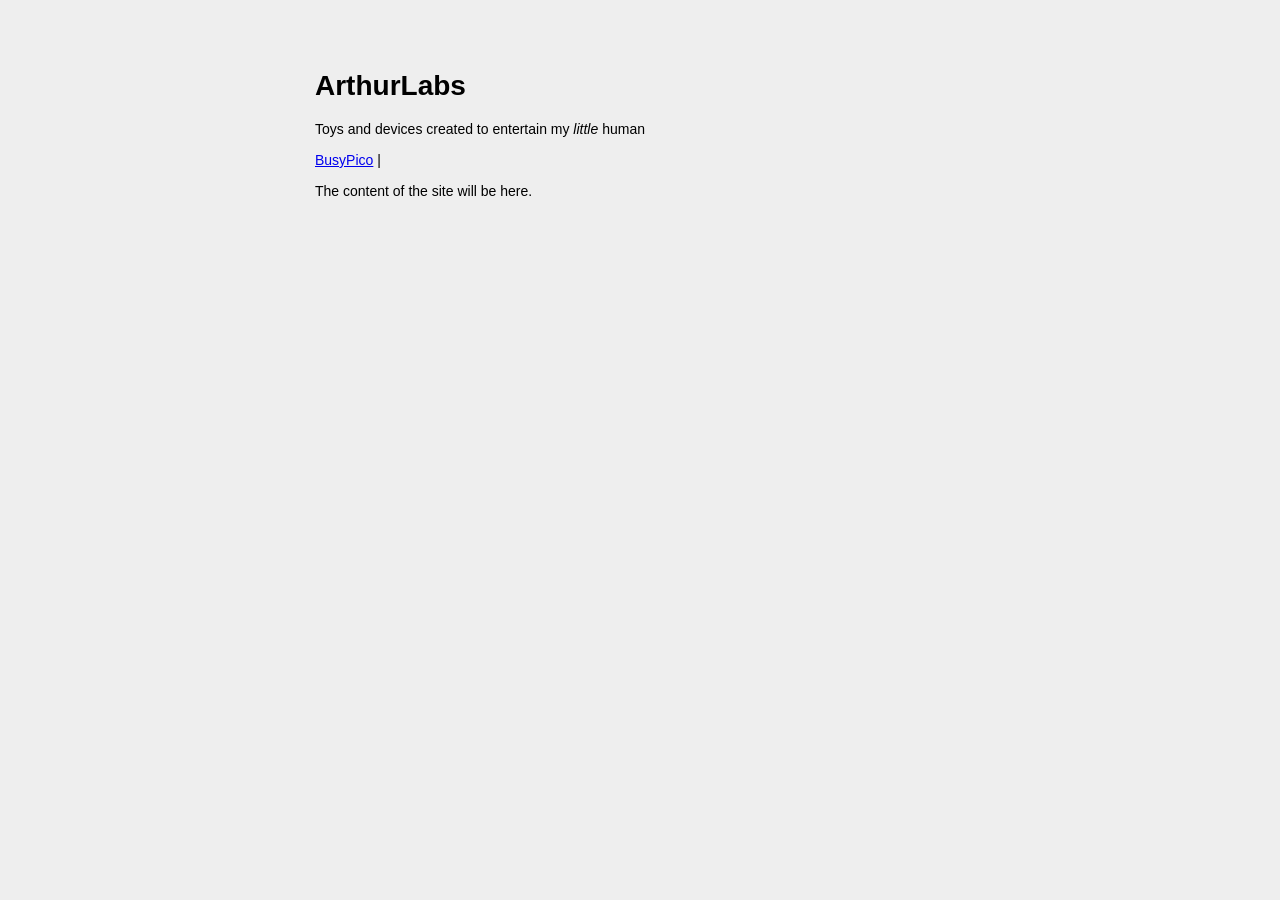
<file: index.html>
<!DOCTYPE html>
<html>

    <head>
        <meta charset="utf-8">
        <meta name="viewport" content="width=device-width, initial-scale=1">
        <title>ArthurLabs</title>
        <link rel="stylesheet" href="css/styles.css">
    </head>
    
    <body>
        <header>
            <h1>ArthurLabs</h1>
            <aside>Toys and devices created to entertain my <em>little</em> human</aside>
        </header>

        <nav>
            <p>
                <a href="busypico/busypico.html">BusyPico</a> |
            </p>
        </nav>

        <p>The content of the site will be here.</p>
              
    </body>
</file>
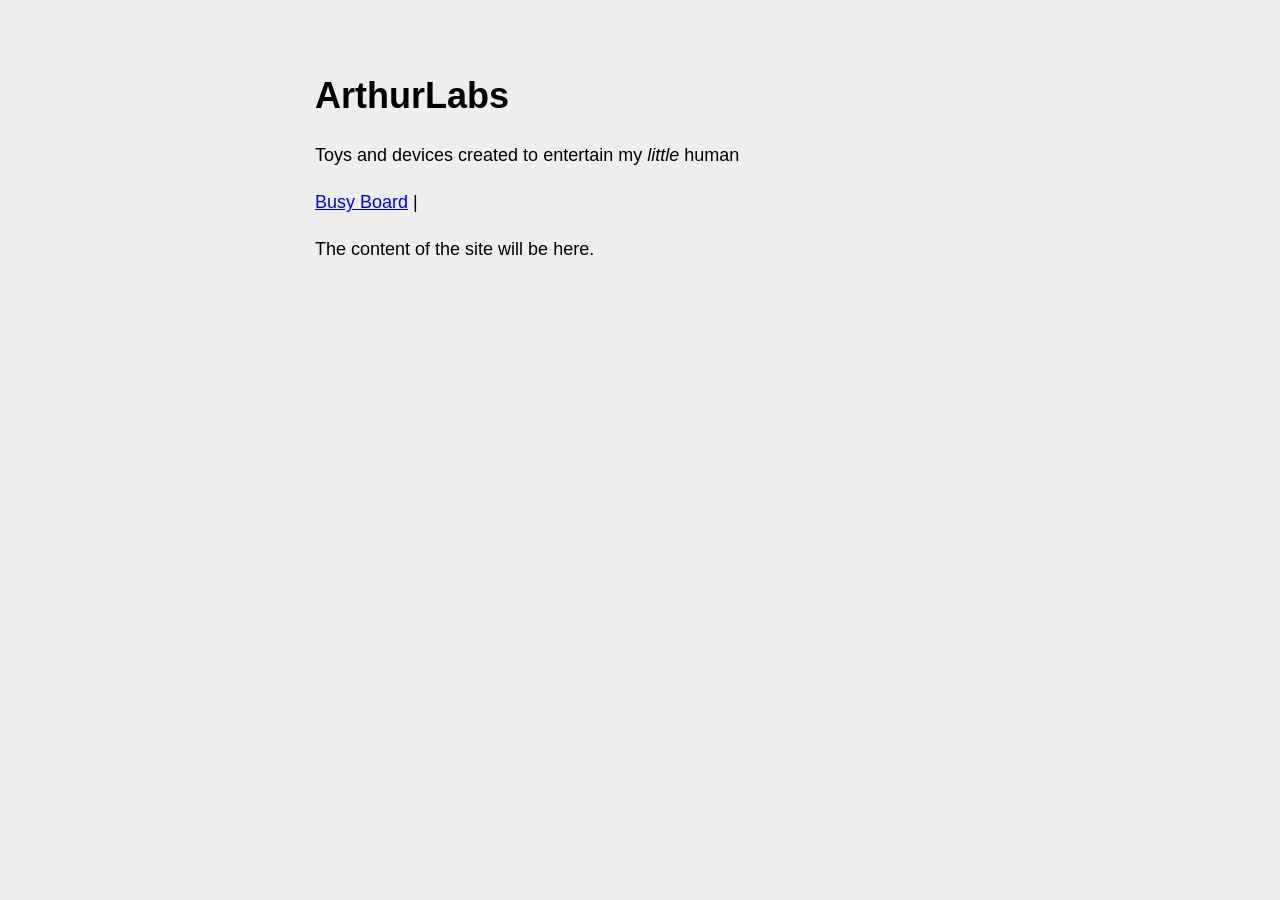
<file: docs/index.html>
<!DOCTYPE html>
<html>

    <head>
        <meta charset="utf-8">
        <meta name="viewport" content="width=device-width, initial-scale=1">
        <title>ArthurLabs</title>
        <link rel="stylesheet" href="styles.css">
    </head>
    
    <body>
        <header>
            <h1>ArthurLabs</h1>
            <aside>Toys and devices created to entertain my <em>little</em> human</aside>
        </header>

        <nav>
            <p>
                <a href="busyboard">Busy Board</a> |
            </p>
        </nav>

        <p>The content of the site will be here.</p>
              
    </body>
</file>
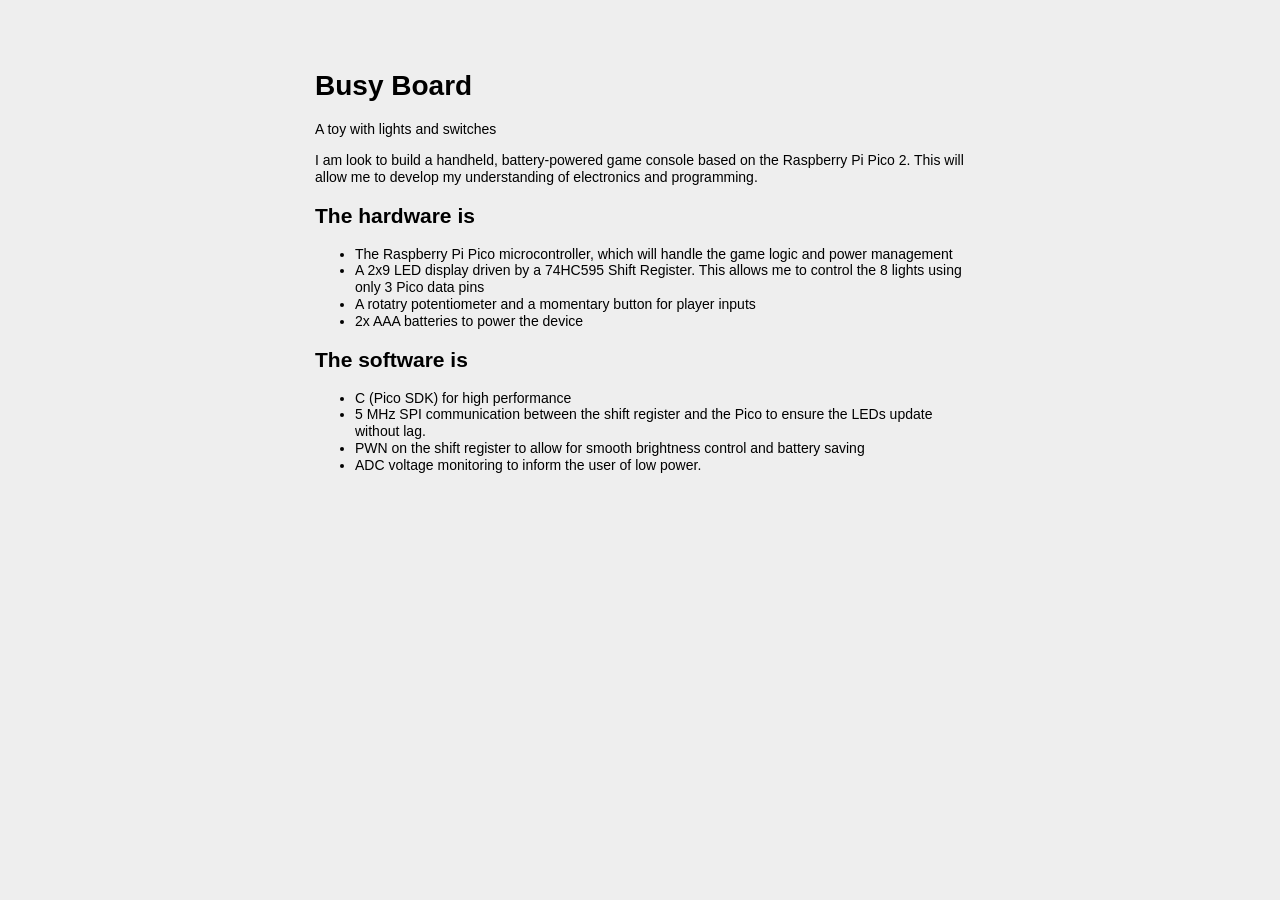
<file: busy-board/busyboard.html>
<!DOCTYPE html>
<html>
    <head>
        <meta charset="utf-8">
        <meta name="viewport" content="width=device-width, initial-scale=1">
        <title>Busy Board</title>
        <link rel="stylesheet" href="../css/styles.css">
    </head>
    <body>
        <header>
            <h1>Busy Board</h1>
            <aside>A toy with lights and switches</aside>
        </header>

        <p>
        I am look to build a handheld, battery-powered game console based on the Raspberry Pi Pico 2. This will allow me to develop my understanding of electronics and programming.
        </p>
        <p> 
        <h2>The hardware is</h2>
        <ul>
            <li>The Raspberry Pi Pico microcontroller, which will handle the game logic and power management</li>
            <li>A 2x9 LED display driven by a 74HC595 Shift Register. This allows me to control the 8 lights using only 3 Pico data pins</li>
            <li>A rotatry potentiometer and a momentary button for player inputs</li>
            <li>2x AAA batteries to power the device</li>
        </ul>
        </p>
        <p> 
        <h2>The software is</h2>
        <ul>
            <li>C (Pico SDK) for high performance</li>
            <li>5 MHz SPI communication between the shift register and the Pico to ensure the LEDs update without lag.</li>
            <li>PWN on the shift register to allow for smooth brightness control and battery saving</li>
            <li>ADC voltage monitoring to inform the user of low power.</li>
        </ul>
        </p>

        
        
        <!--
        <h2>Seriously, it takes minimal fucking effort to improve this shit.</h2>
        <p><strong>7 fucking declarations.</strong></p>
        <p>That's how much CSS it took to turn that <a href="http://motherfuckingwebsite.com/">grotesque pile of shit</a> into this easy-to-read masterpiece. It's so fucking simple and it <em>still</em> has all the glory of the original perfect-ass website:</p>
        <ul>
            <li>Shit's <em>still</em> lightweight and loads fast</li>
            <li><em>Still</em> fits on all your shitty screens</li>
            <li><em>Still</em> looks the same in all your shitty browsers</li>
            <li>The motherfucker's <em>still</em> accessible to every asshole that visits your site</li>
            <li>Shit's <em>still</em> legible and gets your fucking point across</li>
        </ul>
        <h3>And guess what, motherfucker:</h3>
        <p>You never knew it, but it's easy to improve readability on your site. Here's how.</p>
        <h2>Let it breathe</h2>
        <p>Look at lines 1 and 2 of some shitty website you're building. Assuming they're not married they probably shouldn't be humping. The defaults are trash -- pick a minimum <code>line-height: 1.4</code> for body copy. Headings should be tighter. If you can't see that...piss off.</p>
        <p>If your text hits the side of the browser, fuck off forever. You ever see a book like that? Yes? What a shitty book.</p>
        <h2>A little less contrast</h2>
        <p>Black on white? How often do you see that kind of contrast in real life? Tone it down a bit, asshole. I would've even made this site's background a nice <code>#EEEEEE</code> if I wasn't so focused on keeping declarations to a lean 7 fucking lines.</p>
        <h2>Size Matters</h2>
        <p>I know your partner says otherwise, but it's true. Bump that body copy to render close to 16px or more. Smaller type works well for print, not the screen.</p>
        <h2>Line-width, motherfucker</h2>
        <p>Looking at an LCD screen is strainful enough. Don't make me read a line of text that's 200 fucking characters long. Keep it to a nice 60-80 and users might actually read more than one sentence of your worthless dribble.</p>
        <h3>Yes, this is <em>also</em> fucking satire, you fuck</h3>
        <p>I love what the creator of <a href="http://motherfuckingwebsite.com/">this site's inspiration</a> did. What I'm saying is that it's so, so simple to make sites easier to read. Websites are broken by default, they are functional, high-performing, and accessible, but they're also fucking ugly. You and all the other web designers out there need to make them not total shit.</p>
        <blockquote>"You're a fucking moron if you use default browser styles."<br> - Eleanor Roosevelt</blockquote><hr>
        <h2>Epilogue</h2><p>Inspired by the geniuses behind <a href="http://motherfuckingwebsite.com/">motherfuckingwebsite.com</a>
        -->
</file>
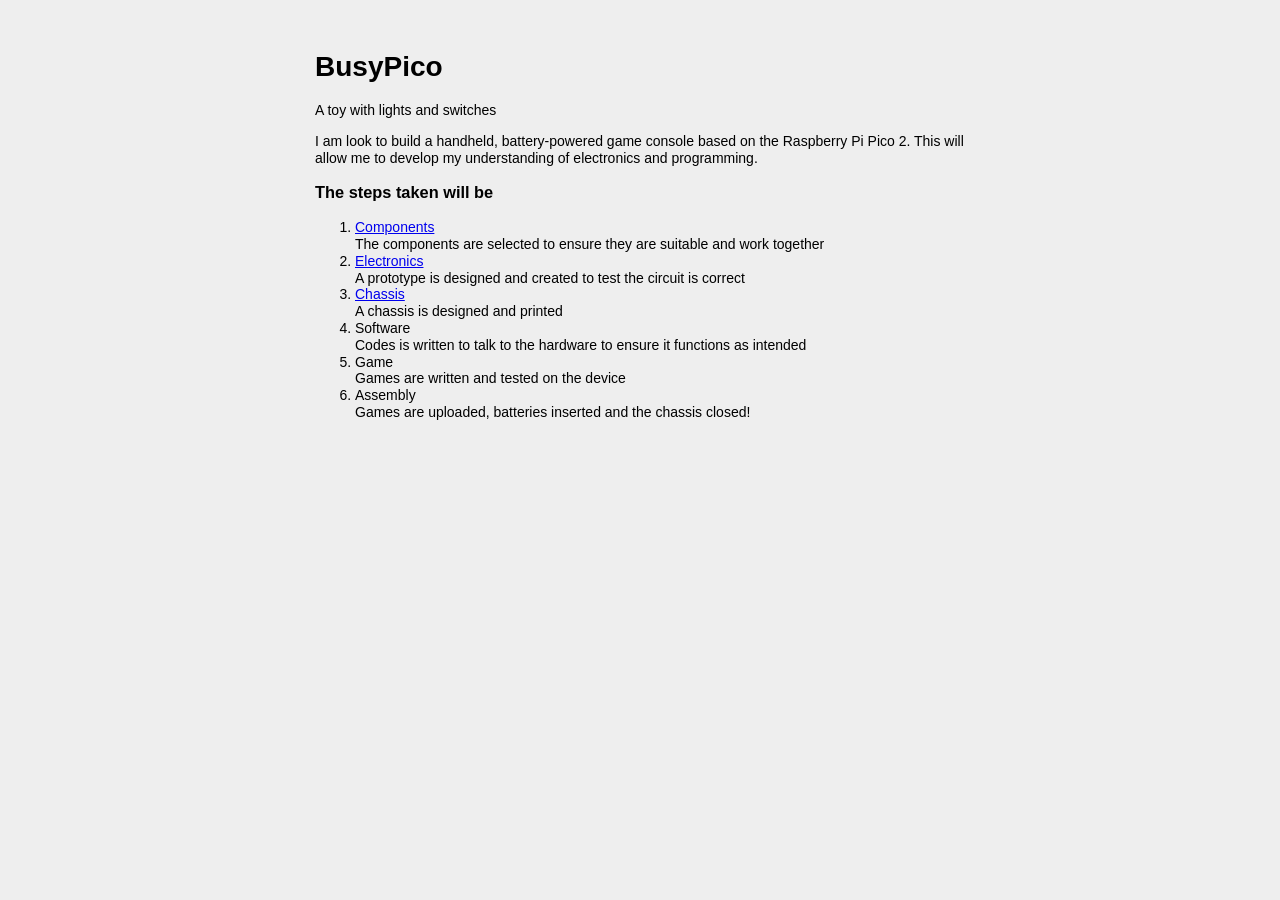
<file: busypico/busypico.html>
<html>
    
    <head>
        <meta charset="utf-8">
        <meta name="viewport" content="width=device-width, initial-scale=1">
        <title>BusyPico</title>
        <link rel="stylesheet" href="../css/styles.css">
    </head>

    <body>
        <header>
            <h1>BusyPico</h1>
            <aside>A toy with lights and switches</aside>
        </header>

        <p>
        I am look to build a handheld, battery-powered game console based on the Raspberry Pi Pico 2. This will allow me to develop my understanding of electronics and programming.
        </p>
        
        <h3>The steps taken will be</h3>
        <ol>
            <li><a href="components.html">Components</a><br>
                The components are selected to ensure they are suitable and work together
            </li>
            <li><a href="electronics.html">Electronics</a><br>
                A prototype is designed and created to test the circuit is correct
            </li>
            <li><a href="chassis.html">Chassis</a><br>
                A chassis is designed and printed
            </li>
            <li>Software<br>
                Codes is written to talk to the hardware to ensure it functions as intended
            <li>Game<br>
                Games are written and tested on the device
            </li>
            <li>Assembly<br>
                Games are uploaded, batteries inserted and the chassis closed!
            </li>
        </ol>

    </body>

</html>
</file>
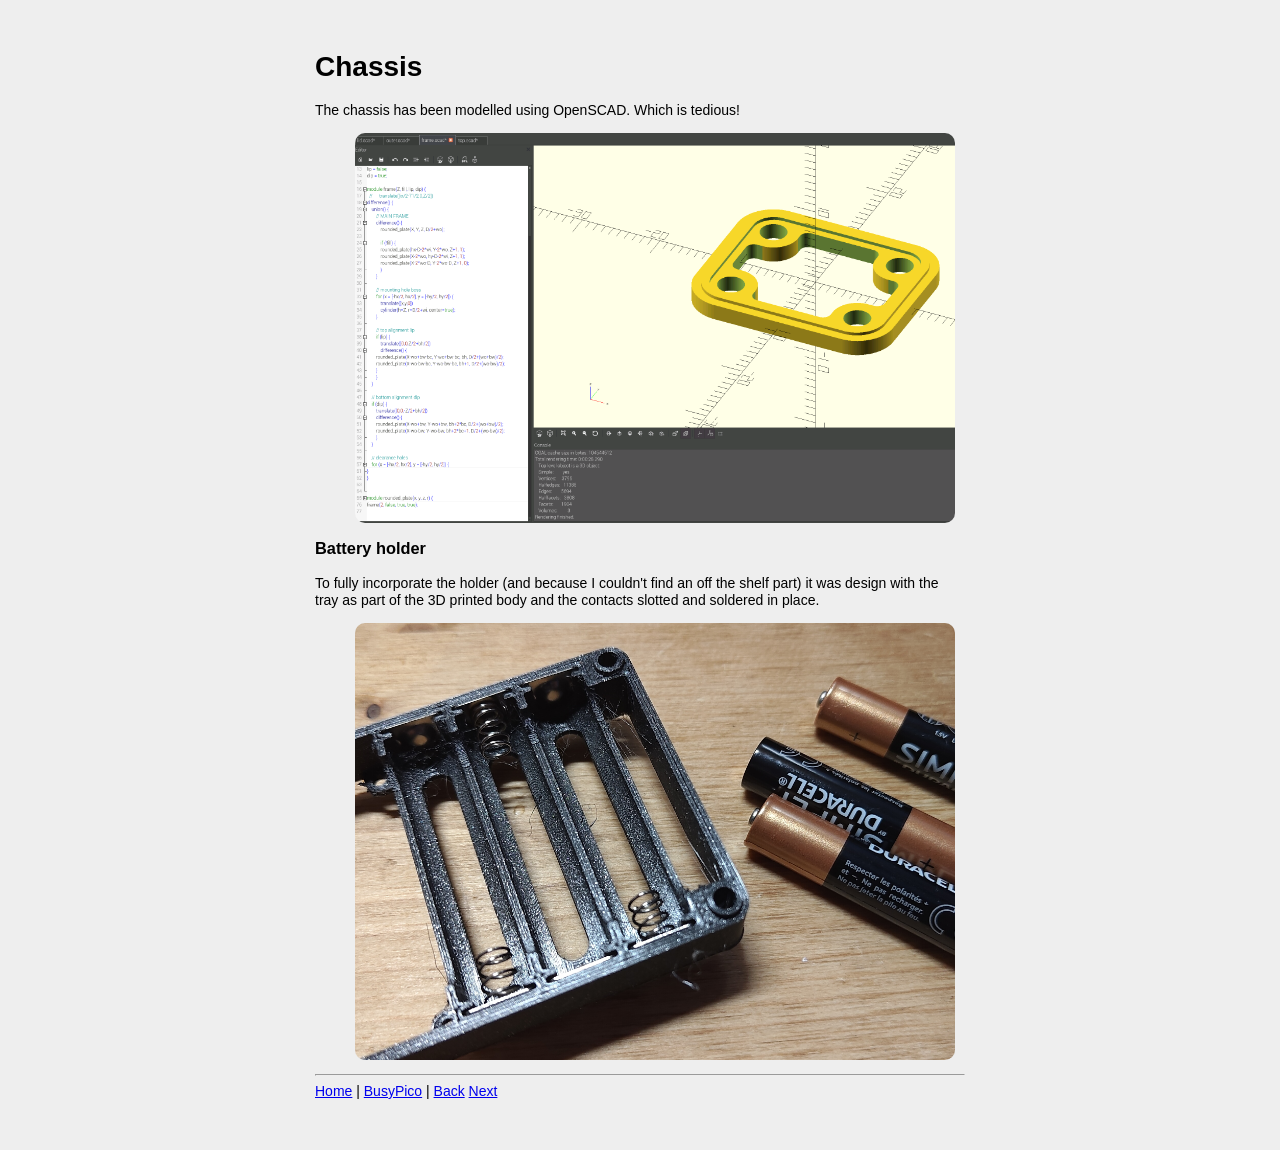
<file: busypico/chassis.html>
<html>

    <head>
        <title>Chassis</title>
        <meta charset="utf-8">
        <meta name="viewport" content="width=device-width, initial-scale=1">
        <link rel="stylesheet" href="../css/styles.css">
    </head>

    <body>
        <header>
            <h1>Chassis</h1>
        </header>
        <p>
        The chassis has been modelled using OpenSCAD. Which is tedious!
        </p>
        <figure>
            <img src="openscad.png" style="border-radius: 10px; width: 600px; margin-left: auto; margin-right: auto; display: block;" alt="Openscad">
        </figure>

        <h3>Battery holder</h3>
        <p>
        To fully incorporate the holder (and because I couldn't find an off the shelf part) it was design with the tray as part of the 3D printed body and the contacts slotted and soldered in place.  
        </p>
        <figure>
            <img src="battery-tray.jpg" style="border-radius: 10px; width: 600px; margin-left: auto; margin-right: auto; display: block;" alt="battery tray">
        </figure>

        <hr>
        <footer>
            <nav>
            <a href="../index.html">Home</a> |
            <a href="busypico.html">BusyPico</a> |
            <a href="electronics.html">Back</a> 
            <a href="prototype.html">Next</a> 
            </nav>
        </footer>
    </body>

</html>
</file>
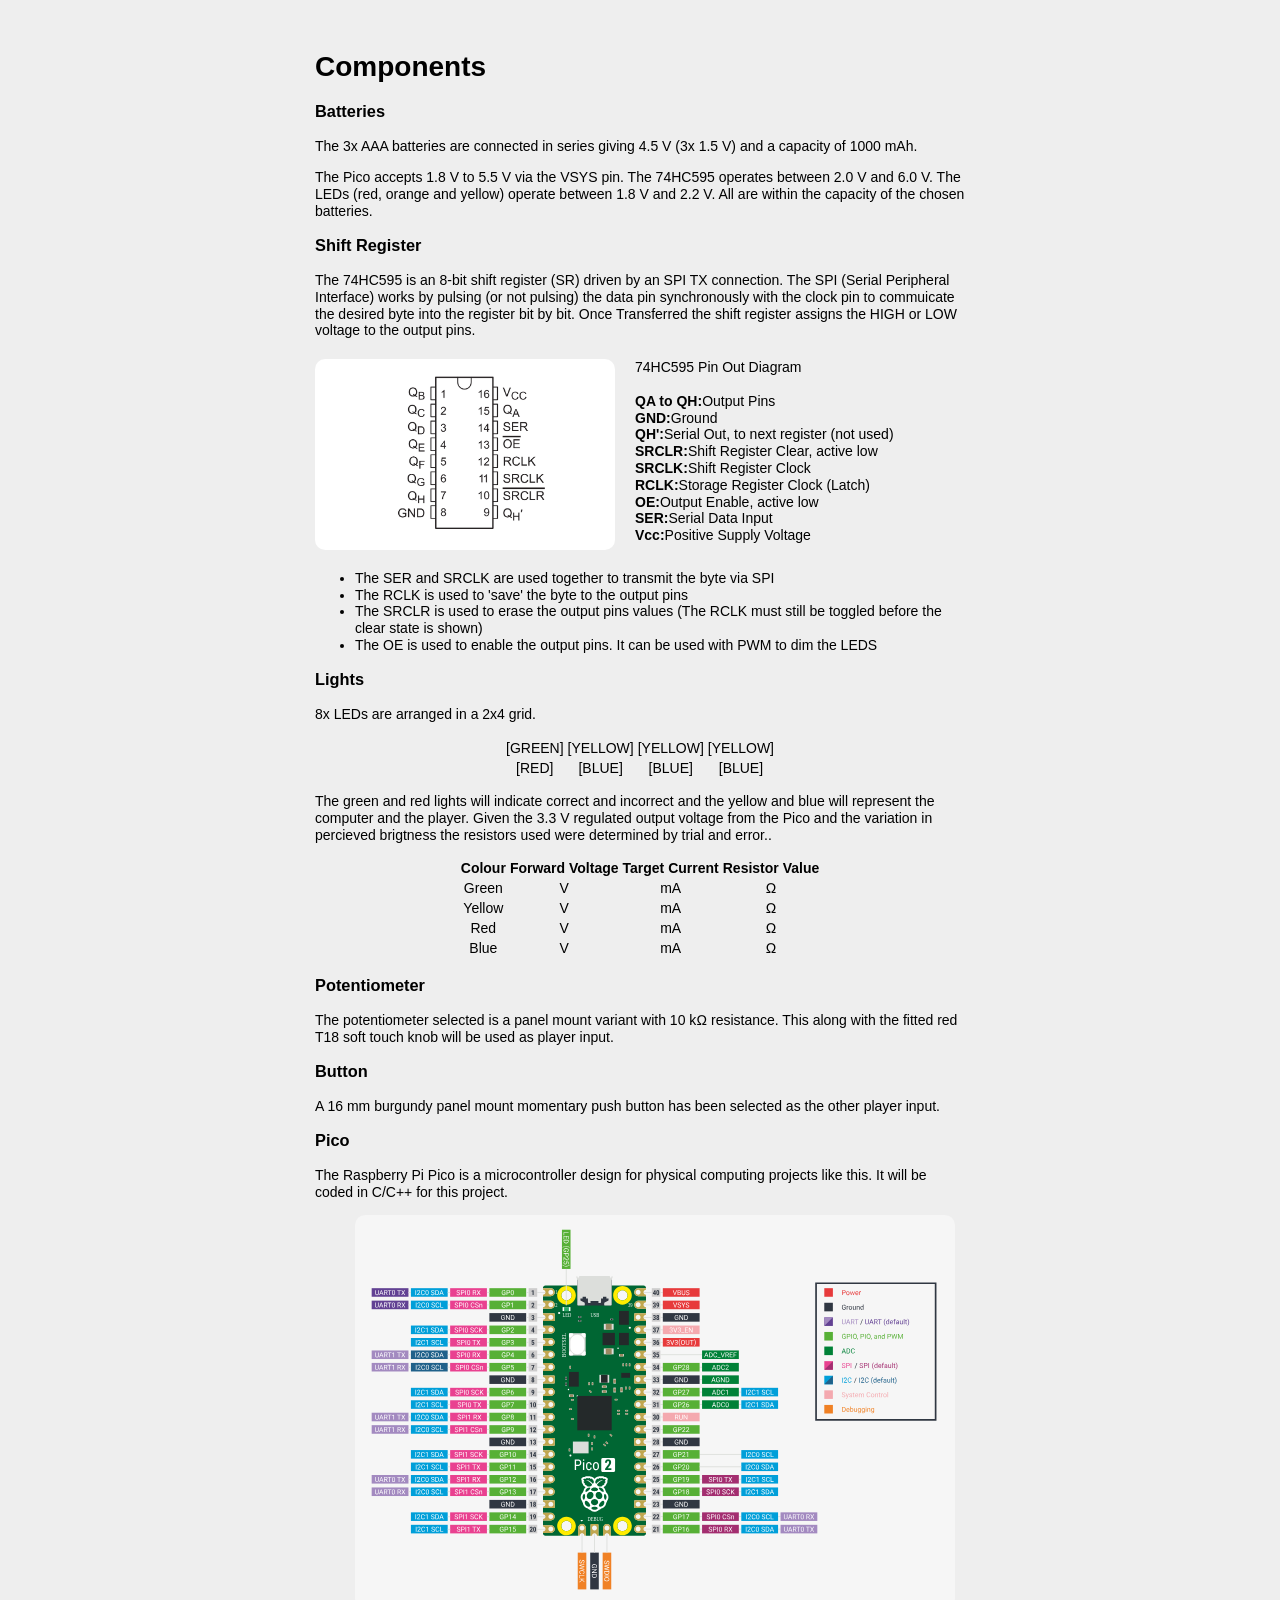
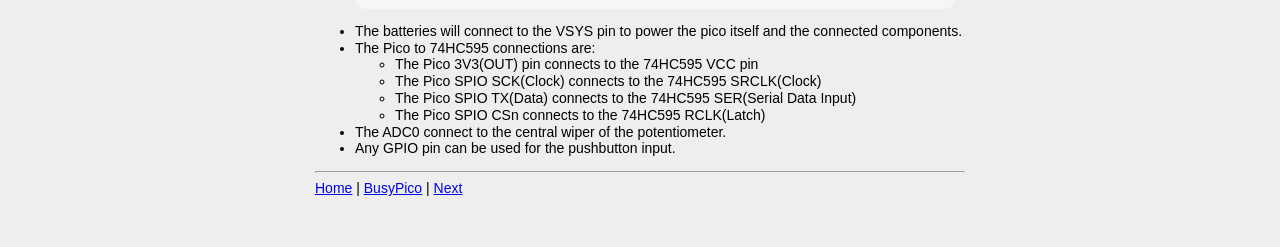
<file: busypico/components.html>
<html>

    <head>
        <title>Components</title>
        <meta charset="utf-8">
        <meta name="viewport" content="width=device-width, initial-scale=1">
        <link rel="stylesheet" href="../css/styles.css">
    </head>

    <body>
        <header>
            <h1>Components</h1>
        </header>

        <h3>Batteries</h3>
        <p>
        The 3x AAA batteries are connected in series giving 4.5 V (3x 1.5 V) and a capacity of 1000 mAh. 
        </p>
        <p>
        The Pico accepts 1.8 V to 5.5 V via the VSYS pin. The 74HC595 operates between 2.0 V and 6.0 V. The LEDs (red, orange and yellow) operate between 1.8 V and 2.2 V. All are within the capacity of the chosen batteries.
        </p>
        
        <h3>Shift Register</h3>
        <p>
        The 74HC595 is an 8-bit shift register (SR) driven by an SPI TX connection. The SPI (Serial Peripheral Interface) works by pulsing (or not pulsing) the data pin synchronously with the clock pin to commuicate the desired byte into the register bit by bit. Once Transferred the shift register assigns the HIGH or LOW voltage to the output pins. 
        </p>

        <figure class="inline">
            <img src="74HC595-pinout.png" style="border-radius: 10px; width: 300px;" alt="74HC595 Pin Out Diagram">
            <figcaption class="inline-desc">
                74HC595 Pin Out Diagram<br><br>
                <strong>QA to QH:</strong>Output Pins<br>
                <strong>GND:</strong>Ground<br>
                <strong>QH':</strong>Serial Out, to next register (not used)<br>
                <strong>SRCLR:</strong>Shift Register Clear, active low<br>
                <strong>SRCLK:</strong>Shift Register Clock<br>
                <strong>RCLK:</strong>Storage Register Clock (Latch)<br>
                <strong>OE:</strong>Output Enable, active low<br>
                <strong>SER:</strong>Serial Data Input<br>
                <strong>Vcc:</strong>Positive Supply Voltage
            </figcaption>
        </figure>
        <ul>
            <li>The SER and SRCLK are used together to transmit the byte via SPI</li>
            <li>The RCLK is used to 'save' the byte to the output pins</li>
            <li>The SRCLR is used to erase the output pins values (The RCLK must still be toggled before the clear state is shown)</li>
            <li>The OE is used to enable the output pins. It can be used with PWM to dim the LEDS</li>
        </ul>

        <h3>Lights</h3>
        <p>
        8x LEDs are arranged in a 2x4 grid.<br>
        </p>
        <table class="compact">
            <tr>
                <td>[GREEN]</td>
                <td>[YELLOW]</td>
                <td>[YELLOW]</td>
                <td>[YELLOW]</td>
            </tr>
            <tr>
                <td>[RED]</td>
                <td>[BLUE]</td>
                <td>[BLUE]</td>
                <td>[BLUE]</td>
            </tr>
        </table>
        <p>
        The green and red lights will indicate correct and incorrect and the yellow and blue will represent the computer and the player. Given the 3.3 V regulated output voltage from the Pico and the variation in percieved brigtness the resistors used were determined by trial and error..
        </p>
        <table class="compact">
            <tr>
                <th>Colour</th>
                <th>Forward Voltage</th>
                <th>Target Current</th>
                <th>Resistor Value</th>
            </tr>
            <tr>
                <td>Green</td>
                <td> V</td>
                <td> mA</td>
                <td> &#8486;</td>
            </tr>
            <tr>
                <td>Yellow</td>
                <td> V</td>
                <td> mA</td>
                <td> &#8486;</td>
            </tr>
            <tr>
                <td>Red</td>
                <td> V</td>
                <td> mA</td>
                <td> &#8486;</td>
            </tr>
            <tr>
                <td>Blue</td>
                <td> V</td>
                <td> mA</td>
                <td> &#8486;</td>
            </tr>
        </table>
        
        <h3>Potentiometer</h3>
        <p>
        The potentiometer selected is a panel mount variant with 10 k&#8486; resistance. This along with the fitted red T18 soft touch knob will be used as player input.
        </p>

        <h3>Button</h3>
        <p>
        A 16 mm burgundy panel mount momentary push button has been selected as the other player input.
        </p>

        <h3>Pico</h3>
        <p>
        The Raspberry Pi Pico is a microcontroller design for physical computing projects like this. It will be coded in C/C++ for this project.
        </p>

        <figure>
            <img src="pico-pinout.svg" style="border-radius: 10px; width: 600px; margin-left: auto; margin-right: auto; display: block;" alt="Pico Pin Out Diagram">
        </figure>

        <ul>
            <li>The batteries will connect to the VSYS pin to power the pico itself and the connected components.</li>
            <li>The Pico to 74HC595 connections are:
                <ul>
                    <li>The Pico 3V3(OUT) pin connects to the 74HC595 VCC pin</li>
                    <li>The Pico SPIO SCK(Clock) connects to the 74HC595 SRCLK(Clock)</li>
                    <li>The Pico SPIO TX(Data) connects to the 74HC595 SER(Serial Data Input)</li>
                    <li>The Pico SPIO CSn connects to the 74HC595 RCLK(Latch)</li>
                </ul>
            </li>
            <li>The ADC0 connect to the central wiper of the potentiometer.</li>
            <li>Any GPIO pin can be used for the pushbutton input.</li>
        </ul>

        <hr>

        <footer>
            <nav>
            <a href="../index.html">Home</a> |
            <a href="busypico.html">BusyPico</a> |
            <a href="electronics.html">Next</a> 
            </nav>
        </footer>
    </body>

</html>
</file>
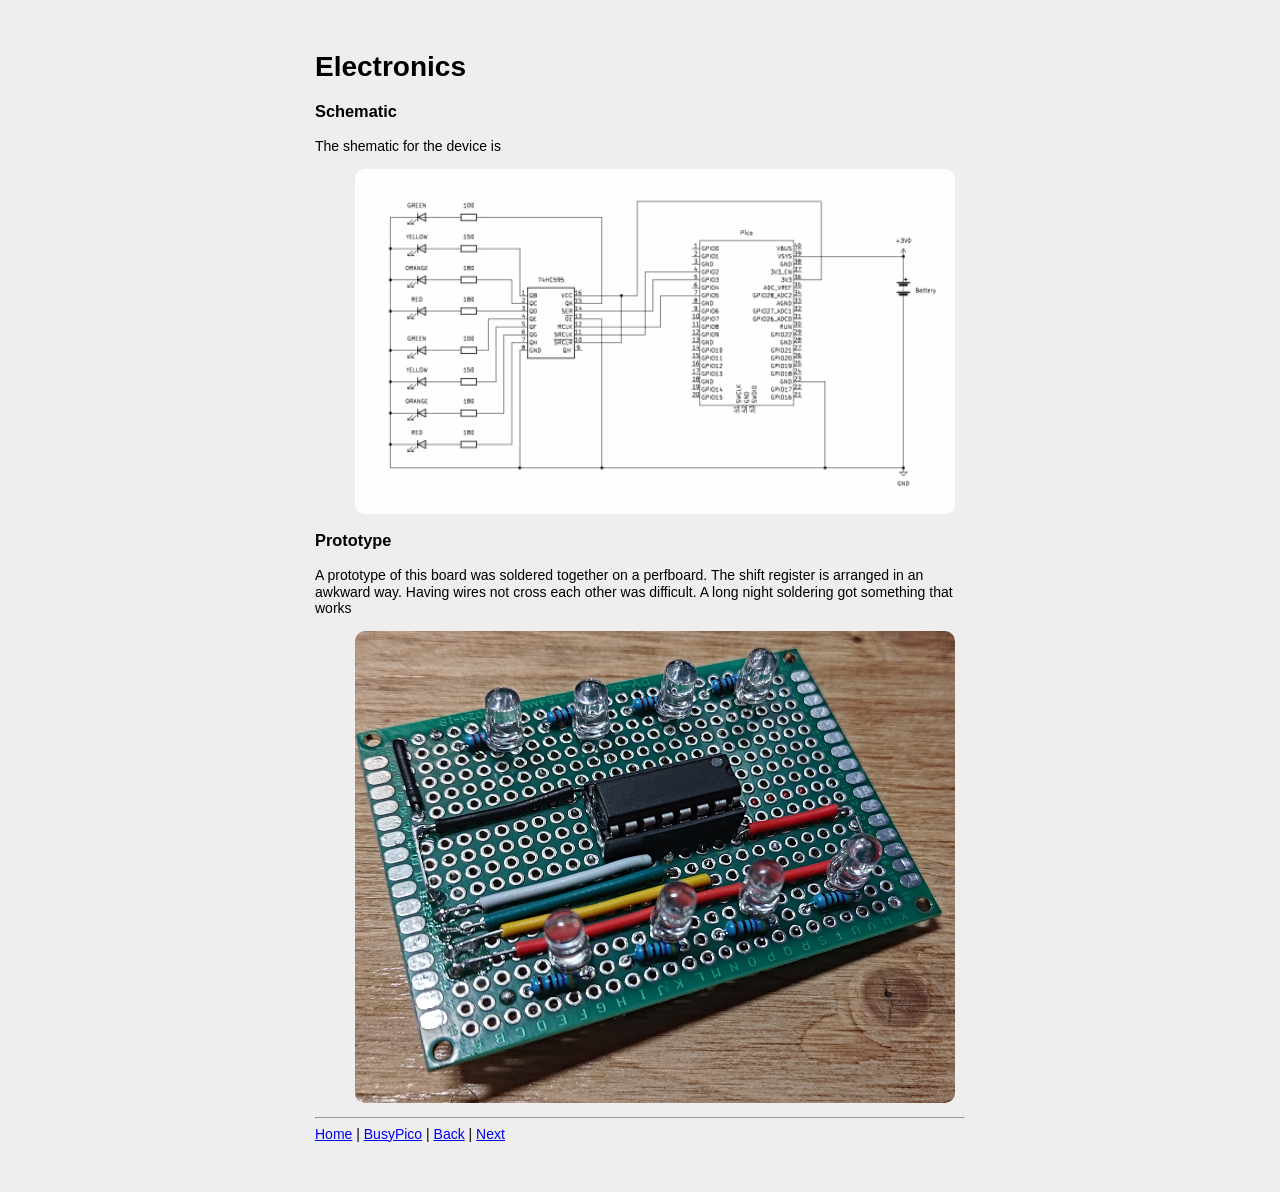
<file: busypico/electronics.html>
<html>

    <head>
        <title>electronics</title>
        <meta charset="utf-8">
        <meta name="viewport" content="width=device-width, initial-scale=1">
        <link rel="stylesheet" href="../css/styles.css">
    </head>

    <body>
        <header>
            <h1>Electronics</h1>
        </header>

        <h3>Schematic</h3>
        <p>
        The shematic for the device is
        </p>

        <figure>
            <img src="schematic.png" style="border-radius: 10px; width: 600px; margin-left: auto; margin-right: auto; display: block;" alt="Schematic">
        </figure>

        <h3>Prototype</h3>
        <p>
        A prototype of this board was soldered together on a perfboard. The shift register is arranged in an awkward way. Having wires not cross each other was difficult. A long night soldering got something that works
        </p>
        <figure>
            <img src="led_module.jpg" style="border-radius: 10px; width: 600px; margin-left: auto; margin-right: auto; display: block;" alt="LED module">
        </figure>



        <hr>

        <footer>
            <nav>
            <a href="../index.html">Home</a> |
            <a href="busypico.html">BusyPico</a> |
            <a href="components.html">Back</a> |
            <a href="chassis.html">Next</a> 
            </nav>
        </footer>
    </body>

</html>
</file>
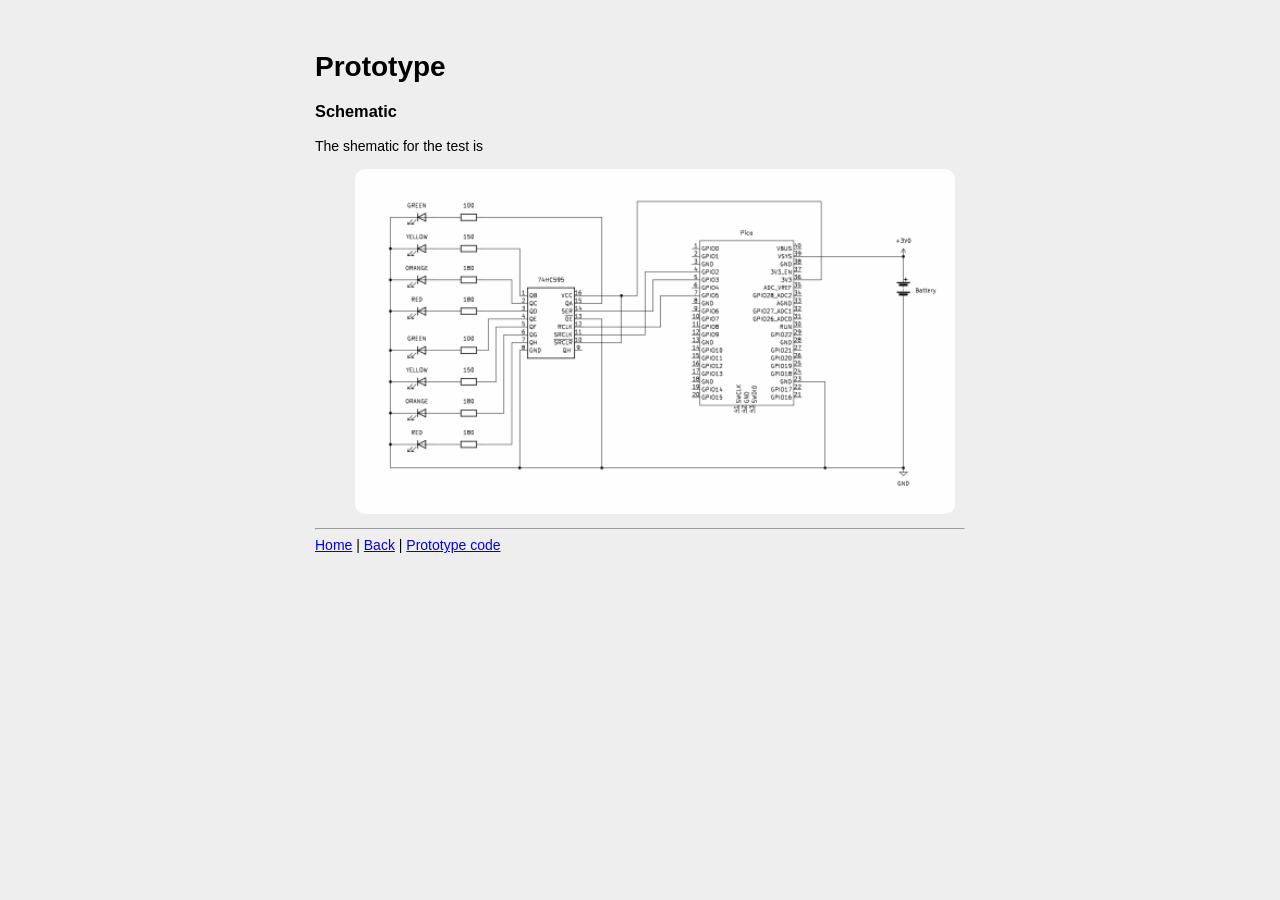
<file: busypico/prototype.html>
<html>

    <head>
        <title>Prototype</title>
        <meta charset="utf-8">
        <meta name="viewport" content="width=device-width, initial-scale=1">
        <link rel="stylesheet" href="../css/styles.css">
    </head>

    <body>
        <header>
            <h1>Prototype</h1>
        </header>

        <h3>Schematic</h3>
        <p>
        The shematic for the test is
        </p>

        <figure>
            <img src="schematic.png" style="border-radius: 10px; width: 600px; margin-left: auto; margin-right: auto; display: block;" alt="Schematic">
        </figure>


        <hr>

        <footer>
            <nav>
            <a href="../index.html">Home</a> |
            <a href="busypico.html">Back</a> |
            <a href="prototype.c">Prototype code</a>
            </nav>
        </footer>
    </body>

</html>
</file>
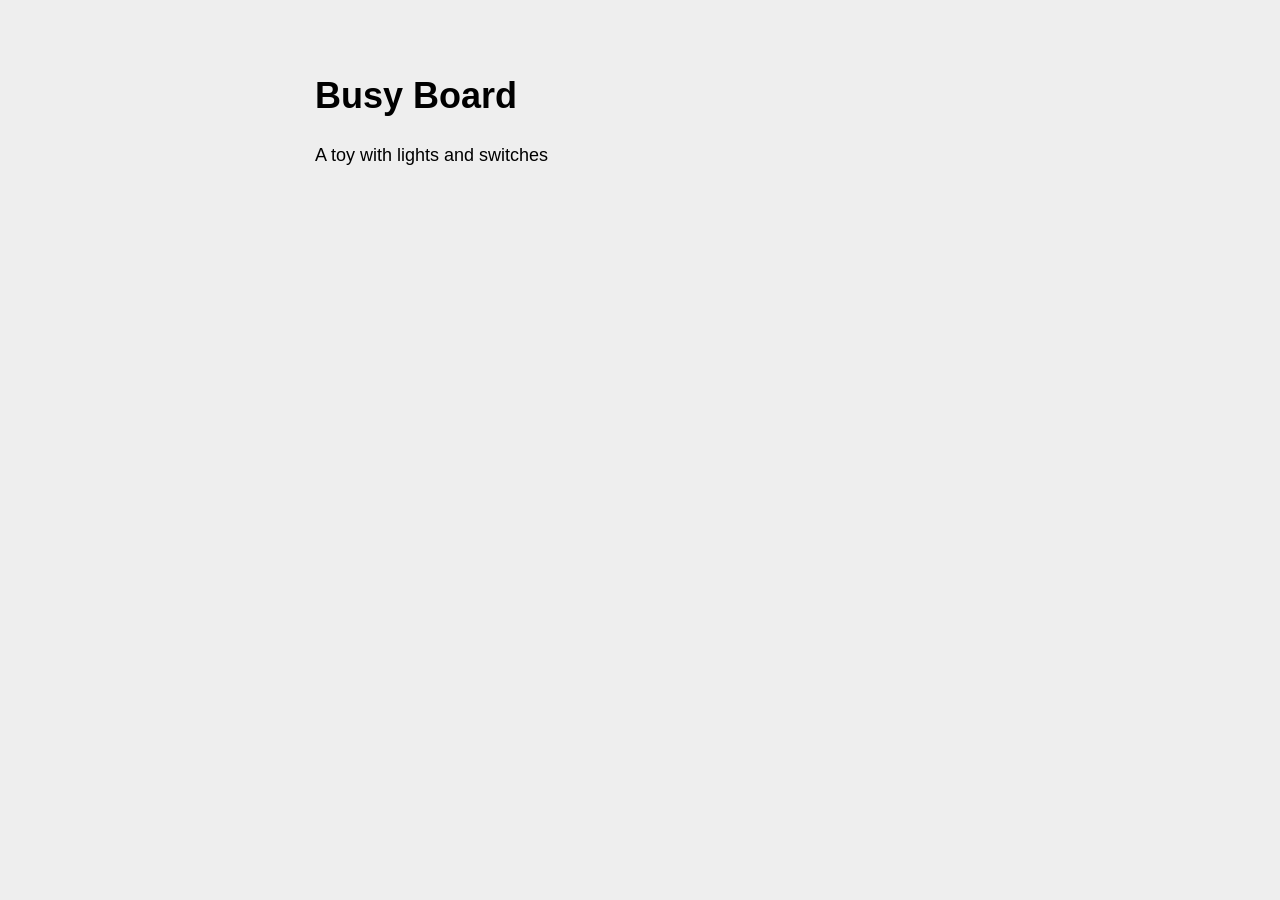
<file: docs/Busy_Board.html>
<!DOCTYPE html>
<html>
    <head>
        <meta charset="utf-8">
        <meta name="viewport" content="width=device-width, initial-scale=1">
        <title>Busy Board</title>
        <link rel="stylesheet" href="styles.css">
    </head>
    <body>
        <header>
            <h1>Busy Board</h1>
            <aside>A toy with lights and switches</aside>
        </header>
        
        <!--
        <h2>Seriously, it takes minimal fucking effort to improve this shit.</h2>
        <p><strong>7 fucking declarations.</strong></p>
        <p>That's how much CSS it took to turn that <a href="http://motherfuckingwebsite.com/">grotesque pile of shit</a> into this easy-to-read masterpiece. It's so fucking simple and it <em>still</em> has all the glory of the original perfect-ass website:</p>
        <ul>
            <li>Shit's <em>still</em> lightweight and loads fast</li>
            <li><em>Still</em> fits on all your shitty screens</li>
            <li><em>Still</em> looks the same in all your shitty browsers</li>
            <li>The motherfucker's <em>still</em> accessible to every asshole that visits your site</li>
            <li>Shit's <em>still</em> legible and gets your fucking point across</li>
        </ul>
        <h3>And guess what, motherfucker:</h3>
        <p>You never knew it, but it's easy to improve readability on your site. Here's how.</p>
        <h2>Let it breathe</h2>
        <p>Look at lines 1 and 2 of some shitty website you're building. Assuming they're not married they probably shouldn't be humping. The defaults are trash -- pick a minimum <code>line-height: 1.4</code> for body copy. Headings should be tighter. If you can't see that...piss off.</p>
        <p>If your text hits the side of the browser, fuck off forever. You ever see a book like that? Yes? What a shitty book.</p>
        <h2>A little less contrast</h2>
        <p>Black on white? How often do you see that kind of contrast in real life? Tone it down a bit, asshole. I would've even made this site's background a nice <code>#EEEEEE</code> if I wasn't so focused on keeping declarations to a lean 7 fucking lines.</p>
        <h2>Size Matters</h2>
        <p>I know your partner says otherwise, but it's true. Bump that body copy to render close to 16px or more. Smaller type works well for print, not the screen.</p>
        <h2>Line-width, motherfucker</h2>
        <p>Looking at an LCD screen is strainful enough. Don't make me read a line of text that's 200 fucking characters long. Keep it to a nice 60-80 and users might actually read more than one sentence of your worthless dribble.</p>
        <h3>Yes, this is <em>also</em> fucking satire, you fuck</h3>
        <p>I love what the creator of <a href="http://motherfuckingwebsite.com/">this site's inspiration</a> did. What I'm saying is that it's so, so simple to make sites easier to read. Websites are broken by default, they are functional, high-performing, and accessible, but they're also fucking ugly. You and all the other web designers out there need to make them not total shit.</p>
        <blockquote>"You're a fucking moron if you use default browser styles."<br> - Eleanor Roosevelt</blockquote><hr>
        <h2>Epilogue</h2><p>Inspired by the geniuses behind <a href="http://motherfuckingwebsite.com/">motherfuckingwebsite.com</a>
        -->
</file>
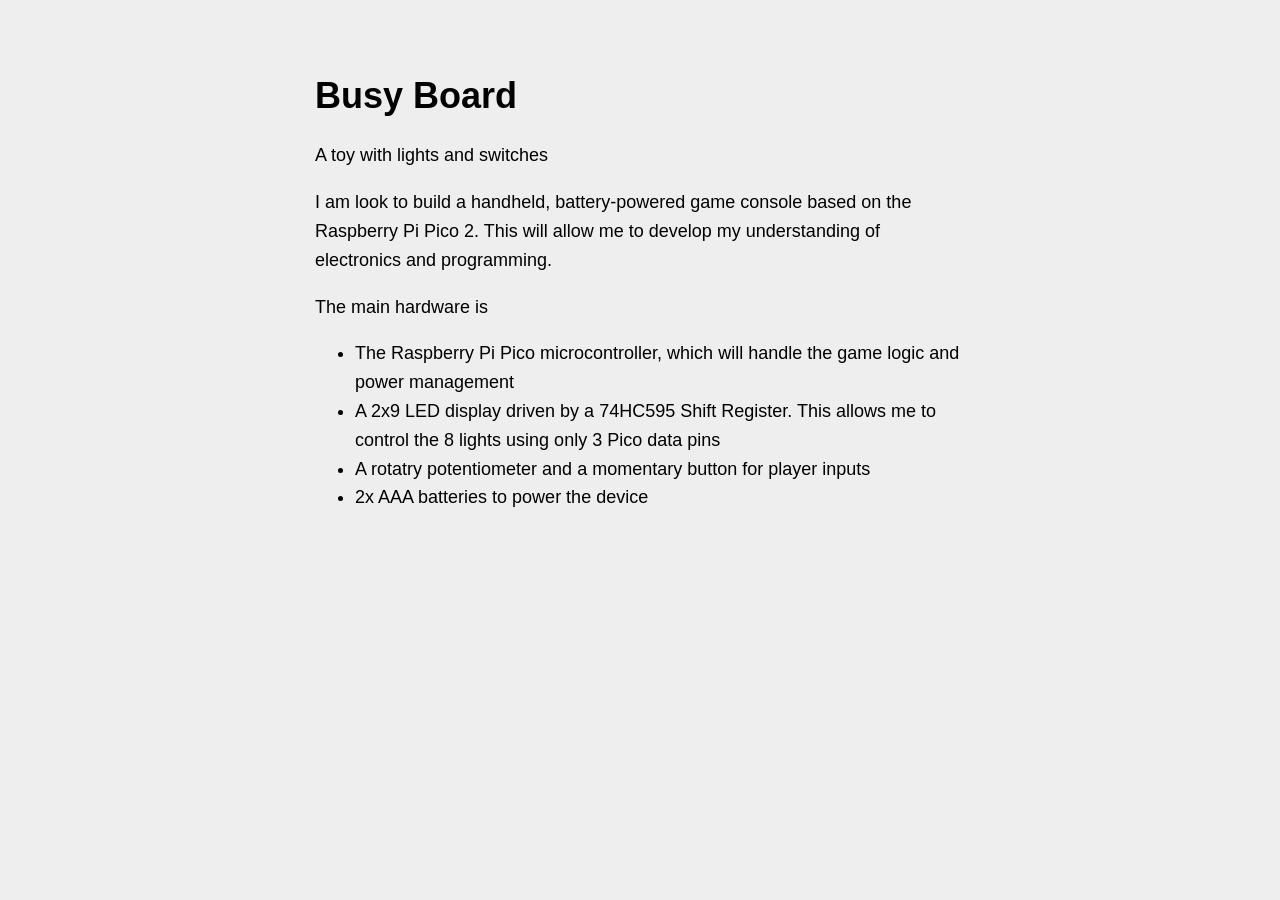
<file: docs/busyboard.html>
<!DOCTYPE html>
<html>
    <head>
        <meta charset="utf-8">
        <meta name="viewport" content="width=device-width, initial-scale=1">
        <title>Busy Board</title>
        <link rel="stylesheet" href="styles.css">
    </head>
    <body>
        <header>
            <h1>Busy Board</h1>
            <aside>A toy with lights and switches</aside>
        </header>

        <p>
        I am look to build a handheld, battery-powered game console based on the Raspberry Pi Pico 2. This will allow me to develop my understanding of electronics and programming.
        </p>
        <p> 
        The main hardware is
        <ul>
            <li>The Raspberry Pi Pico microcontroller, which will handle the game logic and power management</li>
            <li>A 2x9 LED display driven by a 74HC595 Shift Register. This allows me to control the 8 lights using only 3 Pico data pins</li>
            <li>A rotatry potentiometer and a momentary button for player inputs</li>
            <li>2x AAA batteries to power the device</li>
        </ul>
        </p>

        
        
        <!--
        <h2>Seriously, it takes minimal fucking effort to improve this shit.</h2>
        <p><strong>7 fucking declarations.</strong></p>
        <p>That's how much CSS it took to turn that <a href="http://motherfuckingwebsite.com/">grotesque pile of shit</a> into this easy-to-read masterpiece. It's so fucking simple and it <em>still</em> has all the glory of the original perfect-ass website:</p>
        <ul>
            <li>Shit's <em>still</em> lightweight and loads fast</li>
            <li><em>Still</em> fits on all your shitty screens</li>
            <li><em>Still</em> looks the same in all your shitty browsers</li>
            <li>The motherfucker's <em>still</em> accessible to every asshole that visits your site</li>
            <li>Shit's <em>still</em> legible and gets your fucking point across</li>
        </ul>
        <h3>And guess what, motherfucker:</h3>
        <p>You never knew it, but it's easy to improve readability on your site. Here's how.</p>
        <h2>Let it breathe</h2>
        <p>Look at lines 1 and 2 of some shitty website you're building. Assuming they're not married they probably shouldn't be humping. The defaults are trash -- pick a minimum <code>line-height: 1.4</code> for body copy. Headings should be tighter. If you can't see that...piss off.</p>
        <p>If your text hits the side of the browser, fuck off forever. You ever see a book like that? Yes? What a shitty book.</p>
        <h2>A little less contrast</h2>
        <p>Black on white? How often do you see that kind of contrast in real life? Tone it down a bit, asshole. I would've even made this site's background a nice <code>#EEEEEE</code> if I wasn't so focused on keeping declarations to a lean 7 fucking lines.</p>
        <h2>Size Matters</h2>
        <p>I know your partner says otherwise, but it's true. Bump that body copy to render close to 16px or more. Smaller type works well for print, not the screen.</p>
        <h2>Line-width, motherfucker</h2>
        <p>Looking at an LCD screen is strainful enough. Don't make me read a line of text that's 200 fucking characters long. Keep it to a nice 60-80 and users might actually read more than one sentence of your worthless dribble.</p>
        <h3>Yes, this is <em>also</em> fucking satire, you fuck</h3>
        <p>I love what the creator of <a href="http://motherfuckingwebsite.com/">this site's inspiration</a> did. What I'm saying is that it's so, so simple to make sites easier to read. Websites are broken by default, they are functional, high-performing, and accessible, but they're also fucking ugly. You and all the other web designers out there need to make them not total shit.</p>
        <blockquote>"You're a fucking moron if you use default browser styles."<br> - Eleanor Roosevelt</blockquote><hr>
        <h2>Epilogue</h2><p>Inspired by the geniuses behind <a href="http://motherfuckingwebsite.com/">motherfuckingwebsite.com</a>
        -->
</file>
<file: css/styles.css>
body{
    margin:40px auto;
    max-width:650px;
    line-height:1.2; 
    font-size:14px;
    background-color:#eeeeee;
    padding:10px;
    font-family:sans-serif;
}
h1,h2,h3{
    line-height:1.2
}

img {
    height: auto;
}

.photo {
    display: flex;
    justify-content: center;
    width: 300px;
    border-radius: 10px;
}

.inline {
    display: flex;
    align-items: flex-start;
    margin: 20px 0;
    gap: 20px;
}

.inline img {
    flex-shrink: 0;
}

.inline-desc {
    margin: 0;
}

table.compact {
    font-size: inherit;
    margin-left: auto;
    margin-right: auto;
    margin-top: 1em;
    margin-bottom: 1em;
}

table.compact th {
    font-weight: bold;
    text-align: center;
}

table.compact td {
    font-weight: normal;
    text-align: center;
}
</file>
<file: docs/styles.css>
body{
    margin:40px auto;
    max-width:650px;
    line-height:1.6;
    font-size:18px;
    background-color:#eeeeee;
    padding:10px;
    font-family:sans-serif;
}
h1,h2,h3{
    line-height:1.2
}
</file>
